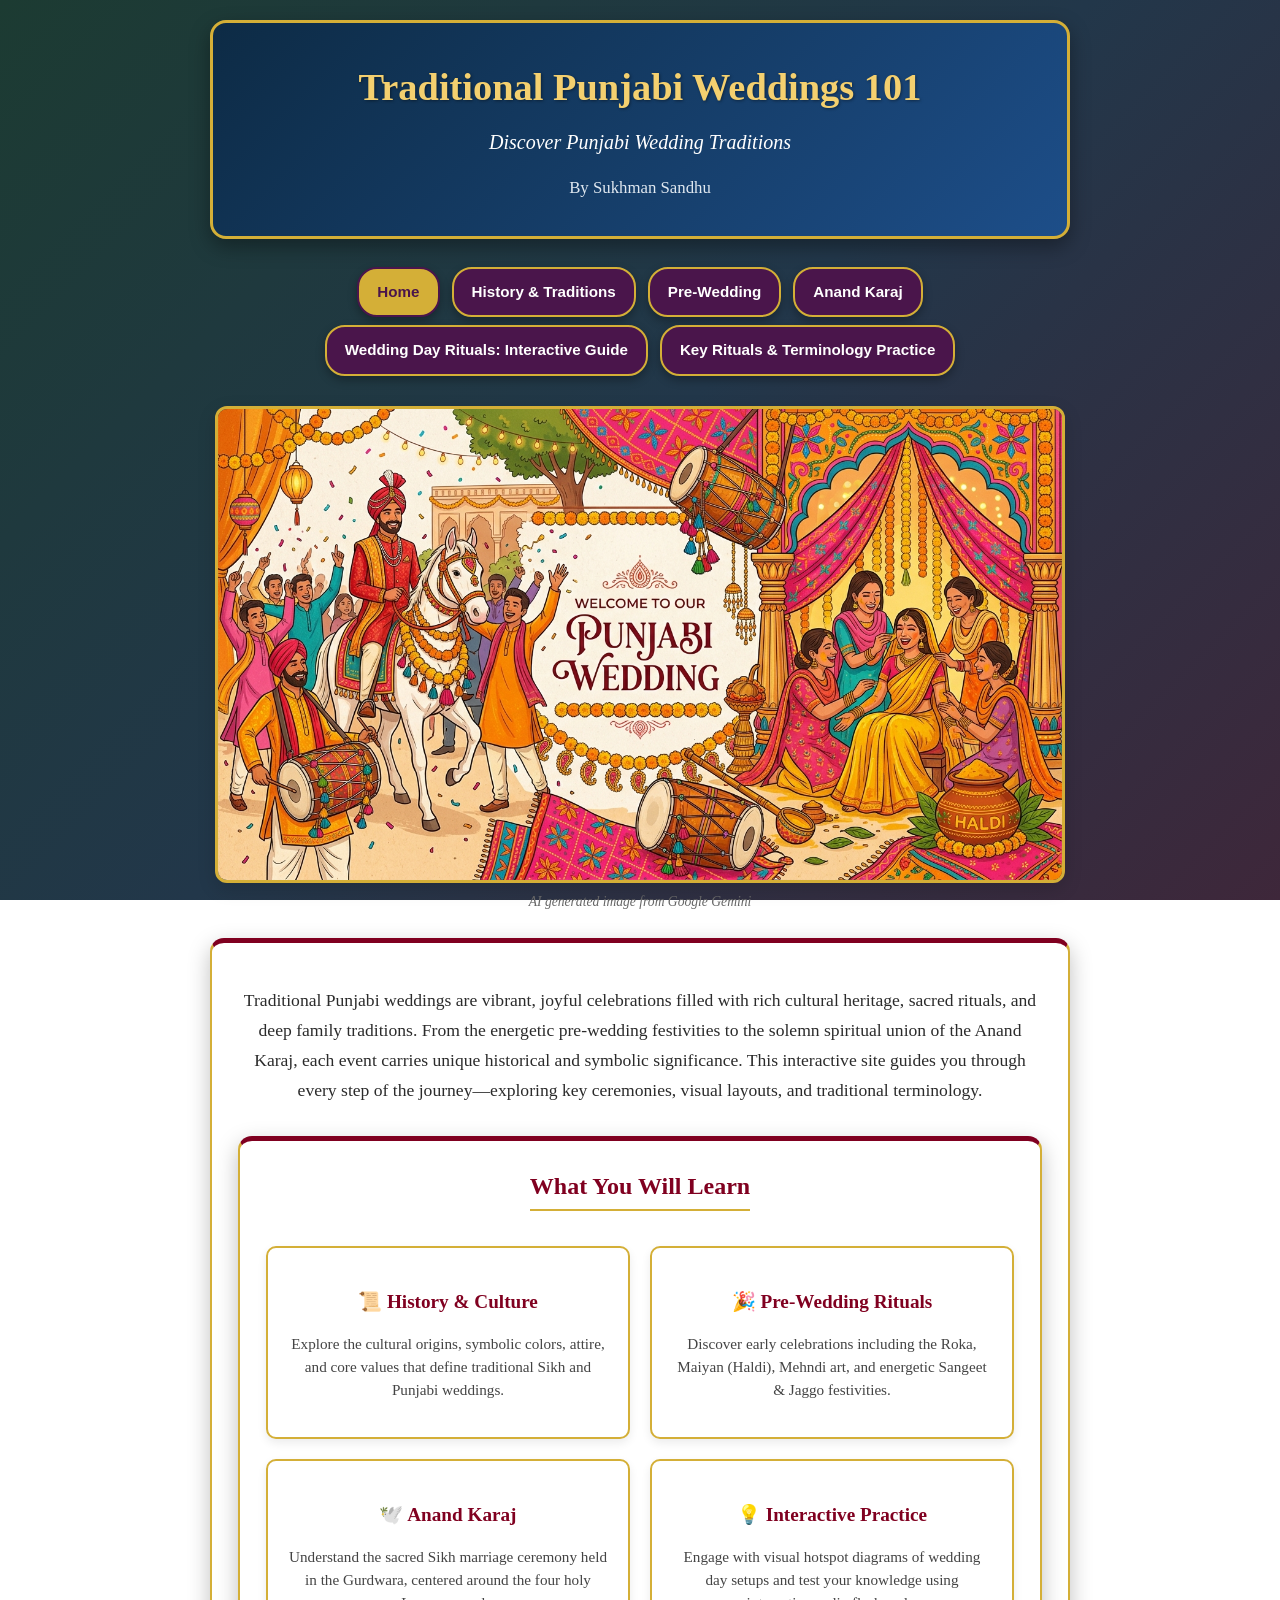
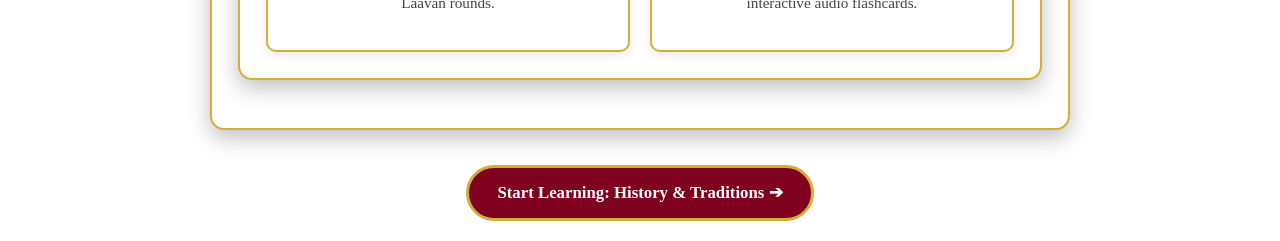
<file: index.html>
<!doctype html>
<html lang="en">
<head>
  <meta charset="utf-8">
  <meta name="viewport" content="width=device-width, initial-scale=1">
  <title>Traditional Punjabi Weddings 101 - Home</title>
  <link rel="stylesheet" href="css/style.css">
  
  <style>
    /* Homepage Specific Styling */
    .hero-image-container {
      text-align: center;
      margin: 20px auto 25px auto;
      max-width: 850px;
    }

    .hero-image {
      width: 100%;
      height: auto;
      max-height: 480px;
      object-fit: cover;
      border: 3px solid #d4af37;
      border-radius: 12px;
      box-shadow: 0 6px 18px rgba(0, 0, 0, 0.15);
      display: block;
      margin: 0 auto;
    }

    .image-caption {
      font-size: 0.85rem;
      color: #666666;
      font-style: italic;
      margin-top: 8px;
      text-align: center;
    }

    .section-title {
      color: #800020;
      font-size: 1.8rem;
      font-weight: bold;
      text-align: center;
      margin-bottom: 15px;
      border-bottom: 2px solid #d4af37;
      display: inline-block;
      padding-bottom: 4px;
    }

    .intro-text-container {
      text-align: center;
      max-width: 800px;
      margin: 0 auto 30px auto;
      line-height: 1.7;
      font-size: 1.1rem;
      color: #2b2b2b;
    }

    /* Learning Objectives Grid */
    .objectives-grid {
      display: grid;
      grid-template-columns: repeat(auto-fit, minmax(240px, 1fr));
      gap: 20px;
      margin-top: 20px;
    }

    .objective-card {
      background-color: #ffffff;
      border: 2px solid #d4af37;
      border-radius: 10px;
      padding: 20px;
      text-align: center;
      box-shadow: 0 4px 10px rgba(0,0,0,0.08);
      transition: transform 0.2s ease-in-out;
    }

    .objective-card:hover {
      transform: translateY(-4px);
    }

    .objective-card h3 {
      color: #800020;
      margin-bottom: 8px;
      font-size: 1.2rem;
    }

    .objective-card p {
      font-size: 0.95rem;
      color: #444444;
      line-height: 1.5;
    }

    /* Navigation Button Container */
    .next-page-container {
      margin-top: 35px;
      text-align: center;
    }

    .next-page-btn {
      display: inline-block;
      padding: 12px 28px;
      background-color: #800020;
      color: #ffffff;
      font-size: 1.05rem;
      font-weight: bold;
      text-decoration: none;
      border: 3px solid #d4af37;
      border-radius: 30px;
      transition: all 0.2s ease-in-out;
    }

    .next-page-btn:hover {
      background-color: #d4af37;
      color: #800020;
    }
  </style>
</head>

<body>
  <main>
    <!-- Header Section -->
    <header>
      <h1>Traditional Punjabi Weddings 101</h1>
      <h2>Discover Punjabi Wedding Traditions</h2>
      <p>By Sukhman Sandhu</p>
    </header>

    <!-- Navigation Menu -->
    <nav aria-label="Main navigation">
      <a href="index.html" class="active">Home</a>
      <a href="page2.html">History & Traditions</a>
      <a href="page3.html">Pre-Wedding</a>
      <a href="page4.html">Anand Karaj</a>
      <a href="page5.html">Wedding Day Rituals: Interactive Guide</a>
      <a href="flashcard.html">Key Rituals & Terminology Practice</a>
    </nav>

    <!-- Centered Large Hero Image -->
    <div class="hero-image-container">
      <img src="img/banner.jpg" alt="Vibrant illustration of a traditional Punjabi wedding procession with Baraat on horse and Haldi ceremony" class="hero-image">
      <p class="image-caption">AI generated image from Google Gemini</p>
    </div>

    <!-- Main Overview Section -->
    <section class="intro-section">
      <div class="intro-text-container">
        <p>Traditional Punjabi weddings are vibrant, joyful celebrations filled with rich cultural heritage, sacred rituals, and deep family traditions. From the energetic pre-wedding festivities to the solemn spiritual union of the Anand Karaj, each event carries unique historical and symbolic significance. This interactive site guides you through every step of the journey—exploring key ceremonies, visual layouts, and traditional terminology.</p>
      </div>

      <!-- Module Objectives -->
      <div class="objectives-section">
        <div style="text-align: center;">
          <h2 class="section-title">What You Will Learn</h2>
        </div>

        <div class="objectives-grid">
          <div class="objective-card">
            <h3>📜 History & Culture</h3>
            <p>Explore the cultural origins, symbolic colors, attire, and core values that define traditional Sikh and Punjabi weddings.</p>
          </div>

          <div class="objective-card">
            <h3>🎉 Pre-Wedding Rituals</h3>
            <p>Discover early celebrations including the Roka, Maiyan (Haldi), Mehndi art, and energetic Sangeet & Jaggo festivities.</p>
          </div>

          <div class="objective-card">
            <h3>🕊️ Anand Karaj</h3>
            <p>Understand the sacred Sikh marriage ceremony held in the Gurdwara, centered around the four holy Laavan rounds.</p>
          </div>

          <div class="objective-card">
            <h3>💡 Interactive Practice</h3>
            <p>Engage with visual hotspot diagrams of wedding day setups and test your knowledge using interactive audio flashcards.</p>
          </div>
        </div>
      </div>
    </section>

    <!-- Bottom Navigation -->
    <div class="next-page-container">
      <a href="page2.html" class="next-page-btn">Start Learning: History & Traditions ➔</a>
    </div>
  </main>
</body>
</html>
</file>
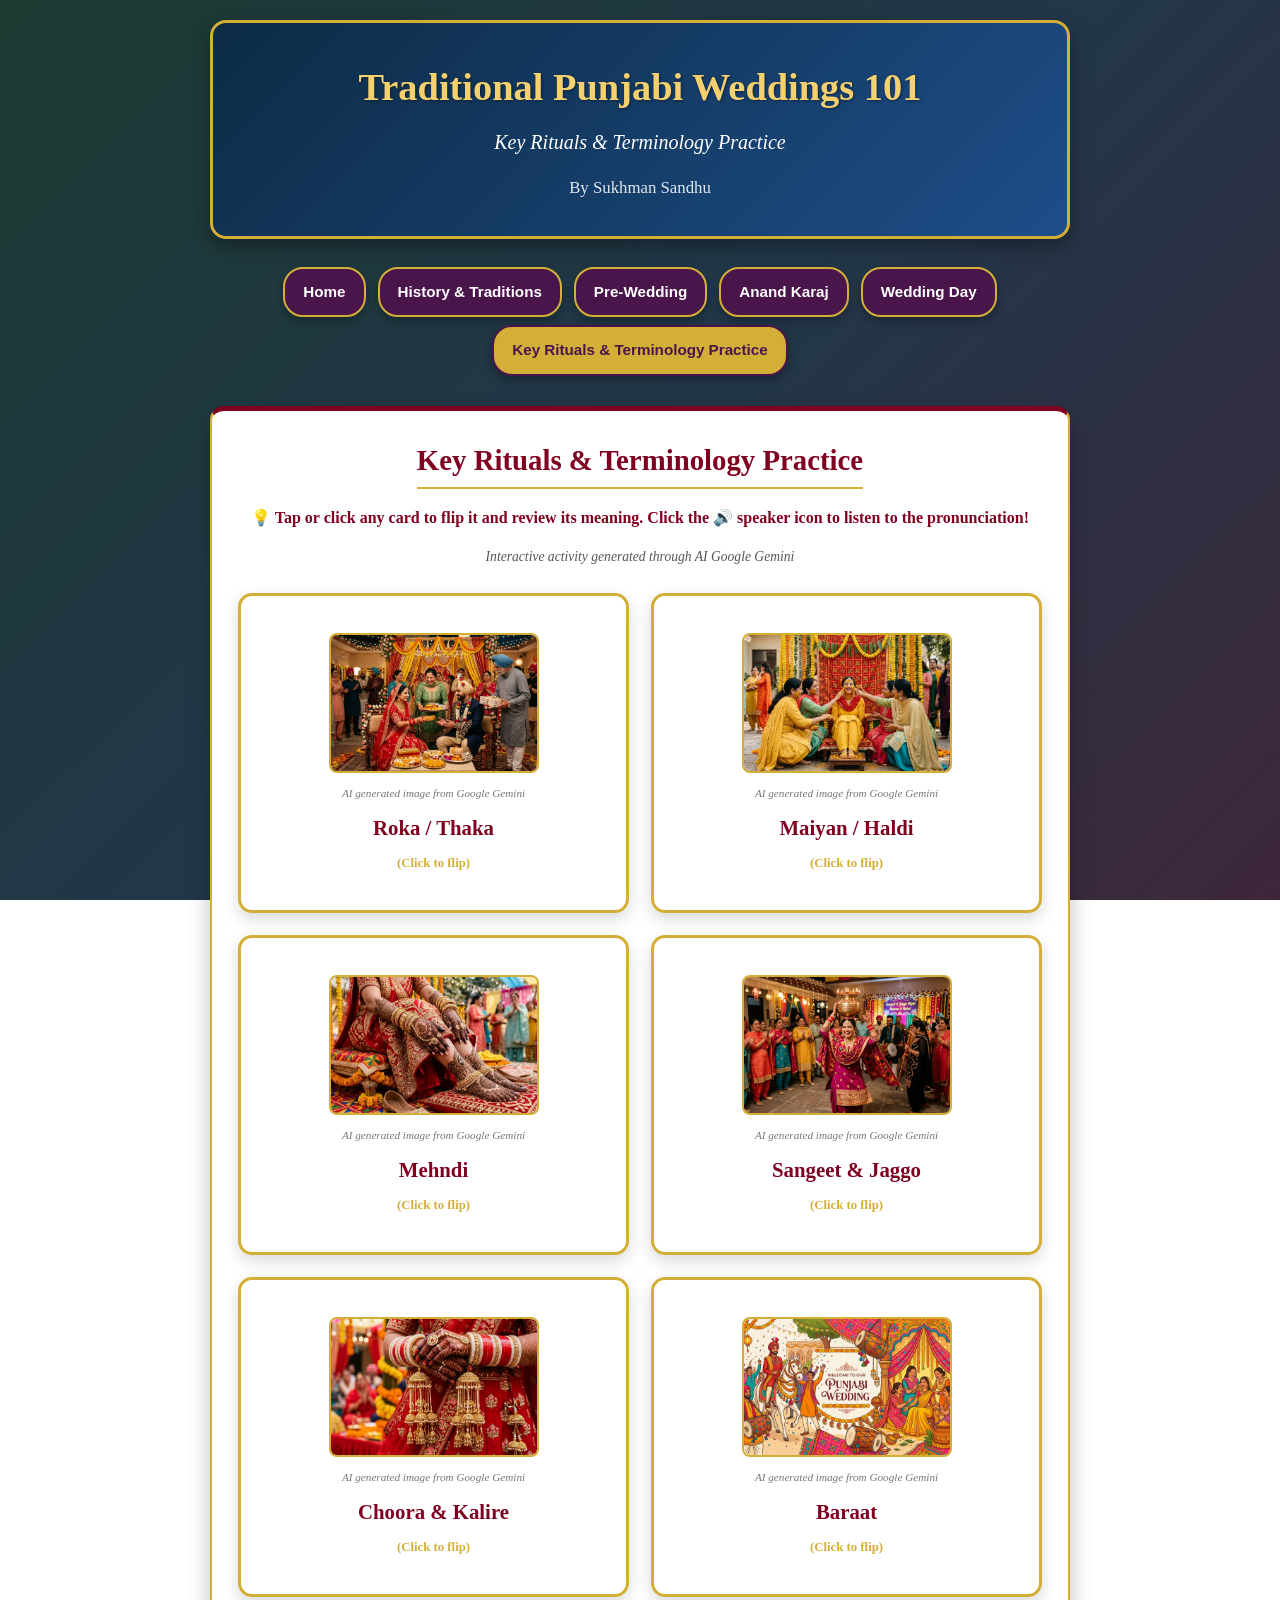
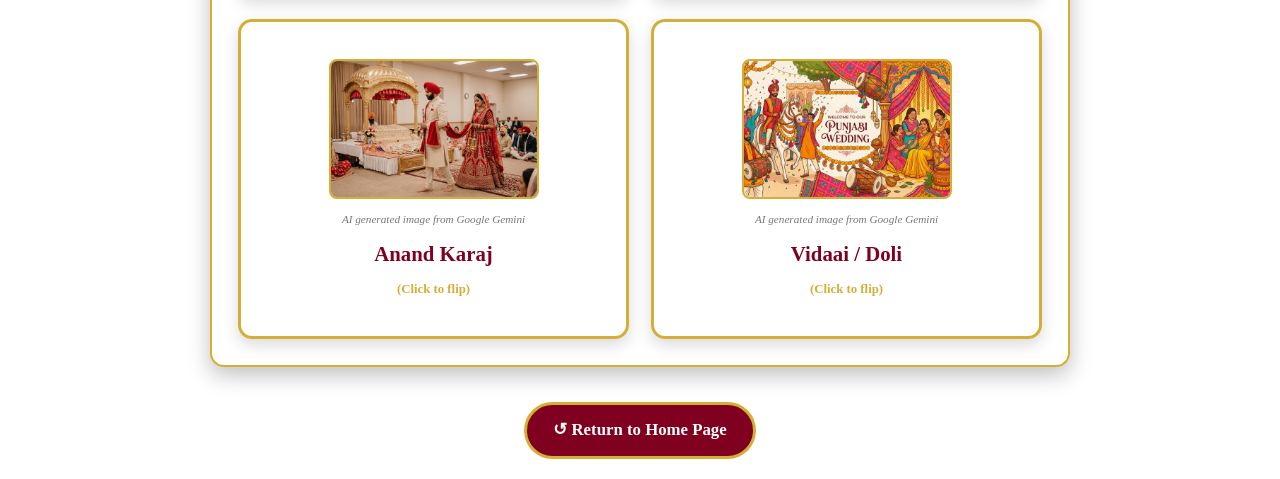
<file: flashcard.html>
<!doctype html>
<html lang="en">
<head>
  <meta charset="utf-8">
  <meta name="viewport" content="width=device-width, initial-scale=1">
  <title>Traditional Punjabi Weddings 101 - Key Rituals & Terminology Practice</title>
  <link rel="stylesheet" href="css/style.css">
  
  <!-- Internal CSS for Flashcard Grid, Images, Flip Animation & Speaker Icon -->
  <style>
    /* Section Title & Subtitle Styling */
    .flashcard-header-container {
      text-align: center;
      margin-bottom: 25px;
    }

    .main-activity-title {
      color: #800020;
      font-size: 1.8rem;
      font-weight: bold;
      margin-bottom: 8px;
      border-bottom: 2px solid #d4af37;
      display: inline-block;
      padding-bottom: 4px;
    }

    .instruction-text {
      font-size: 1rem;
      color: #800020;
      font-weight: bold;
      margin-top: 8px;
    }

    .ai-note {
      font-size: 0.85rem;
      font-style: italic;
      color: #555555;
      margin-top: 4px;
    }

    /* Flashcard Grid Layout - Balanced 8 Cards */
    .flashcards-grid {
      display: grid;
      grid-template-columns: repeat(auto-fit, minmax(260px, 1fr));
      gap: 22px;
      margin-top: 15px;
    }

    /* Card Wrapper (3D Perspective) */
    .card-wrapper {
      background-color: transparent;
      perspective: 1000px;
      height: 320px;
      cursor: pointer;
    }

    /* Inner Container handling 3D Flip Rotation */
    .card-inner {
      position: relative;
      width: 100%;
      height: 100%;
      text-align: center;
      transition: transform 0.6s ease-in-out;
      transform-style: preserve-3d;
      border-radius: 14px;
      box-shadow: 0 6px 16px rgba(0, 0, 0, 0.15);
    }

    /* Class applied via JS to flip card */
    .card-wrapper.flipped .card-inner {
      transform: rotateY(180deg);
    }

    /* Common Card Face Styling */
    .card-front, .card-back {
      position: absolute;
      width: 100%;
      height: 100%;
      -webkit-backface-visibility: hidden;
      backface-visibility: hidden;
      border: 3px solid #d4af37;
      border-radius: 14px;
      padding: 16px;
      box-sizing: border-box;
      display: flex;
      flex-direction: column;
      justify-content: center;
      align-items: center;
    }

    /* Front Face Styling */
    .card-front {
      background-color: #ffffff;
      color: #800020;
    }

    /* Centered Image above word */
    .card-front img {
      width: 100%;
      max-width: 210px;
      height: 140px;
      object-fit: cover;
      border-radius: 8px;
      border: 2px solid #d4af37;
      margin-bottom: 12px;
      display: block;
    }

    .card-front-caption {
      font-size: 0.7rem;
      color: #777777;
      font-style: italic;
      margin-bottom: 8px;
    }

    .card-term {
      font-size: 1.3rem;
      font-weight: bold;
      color: #800020;
      margin-bottom: 4px;
    }

    .flip-hint {
      font-size: 0.8rem;
      color: #d4af37;
      font-weight: bold;
      margin-top: 4px;
    }

    /* Back Face Styling */
    .card-back {
      background-color: #fcf8f2;
      color: #2b2b2b;
      transform: rotateY(180deg);
      border-color: #800020;
      justify-content: space-between;
      padding: 22px 18px;
    }

    /* Header on Card Back with Term and Speaker Button */
    .card-back-header {
      display: flex;
      align-items: center;
      justify-content: center;
      gap: 10px;
      width: 100%;
      border-bottom: 2px solid #d4af37;
      padding-bottom: 8px;
    }

    .card-back-title {
      font-size: 1.2rem;
      font-weight: bold;
      color: #800020;
    }

    /* Speaker Audio Icon Button */
    .speaker-btn {
      background: #800020;
      color: #ffd700;
      border: 1px solid #d4af37;
      border-radius: 50%;
      width: 32px;
      height: 32px;
      font-size: 1rem;
      cursor: pointer;
      display: inline-flex;
      align-items: center;
      justify-content: center;
      transition: transform 0.2s, background-color 0.2s;
    }

    .speaker-btn:hover {
      background: #d4af37;
      color: #800020;
      transform: scale(1.15);
    }

    .card-def {
      font-size: 0.95rem;
      color: #1d4e89;
      font-family: Arial, sans-serif;
      line-height: 1.5;
      text-align: center;
      margin: auto 0;
    }

    /* Next Page Button Container */
    .next-page-container {
      margin-top: 35px;
      text-align: center;
    }

    .next-page-btn {
      display: inline-block;
      padding: 12px 26px;
      background-color: #800020;
      color: #ffffff;
      font-size: 1.05rem;
      font-weight: bold;
      text-decoration: none;
      border: 3px solid #d4af37;
      border-radius: 30px;
      transition: all 0.2s ease-in-out;
    }

    .next-page-btn:hover {
      background-color: #d4af37;
      color: #800020;
    }
  </style>
</head>

<body>
  <main>
    <!-- Header Section -->
    <header>
      <h1>Traditional Punjabi Weddings 101</h1>
      <h2>Key Rituals & Terminology Practice</h2>
      <p>By Sukhman Sandhu</p>
    </header>

    <!-- Navigation Menu -->
    <nav aria-label="Main navigation">
      <a href="index.html">Home</a>
      <a href="page2.html">History & Traditions</a>
      <a href="page3.html">Pre-Wedding</a>
      <a href="page4.html">Anand Karaj</a>
      <a href="page5.html">Wedding Day</a>
      <a href="flashcard.html" class="active">Key Rituals & Terminology Practice</a>
    </nav>

    <!-- Main Flashcard Section -->
    <section class="intro-section">
      <div class="flashcard-header-container">
        <div class="main-activity-title">Key Rituals & Terminology Practice</div>
        <p class="instruction-text">💡 Tap or click any card to flip it and review its meaning. Click the 🔊 speaker icon to listen to the pronunciation!</p>
        <p class="ai-note">Interactive activity generated through AI Google Gemini</p>
      </div>

      <!-- Flashcard Grid (8 Cards Total) -->
      <div class="flashcards-grid">

        <!-- Card 1: Roka -->
        <div class="card-wrapper" onclick="toggleCard(this)">
          <div class="card-inner">
            <div class="card-front">
              <img src="img/roka.jpg" alt="Roka ceremony gift exchange">
              <span class="card-front-caption">AI generated image from Google Gemini</span>
              <div class="card-term">Roka / Thaka</div>
              <span class="flip-hint">(Click to flip)</span>
            </div>
            <div class="card-back">
              <div class="card-back-header">
                <span class="card-back-title">Roka & Thaka</span>
                <button class="speaker-btn" onclick="speakTerm(event, 'Roka')">🔊</button>
              </div>
              <p class="card-def">The official match announcement and exchange of gifts between families before wedding celebrations begin.</p>
              <span class="flip-hint">(Click to flip back)</span>
            </div>
          </div>
        </div>

        <!-- Card 2: Maiyan / Haldi -->
        <div class="card-wrapper" onclick="toggleCard(this)">
          <div class="card-inner">
            <div class="card-front">
              <img src="img/haldi.jpg" alt="Maiyan Haldi ceremony paste application">
              <span class="card-front-caption">AI generated image from Google Gemini</span>
              <div class="card-term">Maiyan / Haldi</div>
              <span class="flip-hint">(Click to flip)</span>
            </div>
            <div class="card-back">
              <div class="card-back-header">
                <span class="card-back-title">Maiyan / Haldi</span>
                <button class="speaker-btn" onclick="speakTerm(event, 'Maiyan')">🔊</button>
              </div>
              <p class="card-def">A cleansing and purification ritual where turmeric paste (vatna) is applied to the bride and groom for a natural radiant glow.</p>
              <span class="flip-hint">(Click to flip back)</span>
            </div>
          </div>
        </div>

        <!-- Card 3: Mehndi -->
        <div class="card-wrapper" onclick="toggleCard(this)">
          <div class="card-inner">
            <div class="card-front">
              <img src="img/mehndi.jpg" alt="Mehndi henna art on hands">
              <span class="card-front-caption">AI generated image from Google Gemini</span>
              <div class="card-term">Mehndi</div>
              <span class="flip-hint">(Click to flip)</span>
            </div>
            <div class="card-back">
              <div class="card-back-header">
                <span class="card-back-title">Mehndi</span>
                <button class="speaker-btn" onclick="speakTerm(event, 'Mehndi')">🔊</button>
              </div>
              <p class="card-def">Intricate henna designs applied to the bride's hands and feet, symbolizing deep love and good fortune for the marriage.</p>
              <span class="flip-hint">(Click to flip back)</span>
            </div>
          </div>
        </div>

        <!-- Card 4: Sangeet & Jaggo -->
        <div class="card-wrapper" onclick="toggleCard(this)">
          <div class="card-inner">
            <div class="card-front">
              <img src="img/sangeet.jpg" alt="Jaggo musical celebration with lit lamps">
              <span class="card-front-caption">AI generated image from Google Gemini</span>
              <div class="card-term">Sangeet & Jaggo</div>
              <span class="flip-hint">(Click to flip)</span>
            </div>
            <div class="card-back">
              <div class="card-back-header">
                <span class="card-back-title">Jaggo</span>
                <button class="speaker-btn" onclick="speakTerm(event, 'Jaggo')">🔊</button>
              </div>
              <p class="card-def">A lively celebration of folk music and dance where family members dance carrying decorated lit copper lamps on their heads.</p>
              <span class="flip-hint">(Click to flip back)</span>
            </div>
          </div>
        </div>

        <!-- Card 5: Choora -->
        <div class="card-wrapper" onclick="toggleCard(this)">
          <div class="card-inner">
            <div class="card-front">
              <img src="img/choora.jpg" alt="Red and white Choora bangles">
              <span class="card-front-caption">AI generated image from Google Gemini</span>
              <div class="card-term">Choora & Kalire</div>
              <span class="flip-hint">(Click to flip)</span>
            </div>
            <div class="card-back">
              <div class="card-back-header">
                <span class="card-back-title">Choora</span>
                <button class="speaker-btn" onclick="speakTerm(event, 'Choora')">🔊</button>
              </div>
              <p class="card-def">Red and white ceremonial bangles given by maternal uncles, paired with golden hanging umbrella charms (kalire) tied by friends.</p>
              <span class="flip-hint">(Click to flip back)</span>
            </div>
          </div>
        </div>

        <!-- Card 6: Baraat -->
        <div class="card-wrapper" onclick="toggleCard(this)">
          <div class="card-inner">
            <div class="card-front">
              <img src="img/banner.jpg" alt="Baraat wedding procession outdoor">
              <span class="card-front-caption">AI generated image from Google Gemini</span>
              <div class="card-term">Baraat</div>
              <span class="flip-hint">(Click to flip)</span>
            </div>
            <div class="card-back">
              <div class="card-back-header">
                <span class="card-back-title">Baraat</span>
                <button class="speaker-btn" onclick="speakTerm(event, 'Baraat')">🔊</button>
              </div>
              <p class="card-def">The groom's celebratory wedding procession arriving at the venue accompanied by live dhol drums, dancing, and music.</p>
              <span class="flip-hint">(Click to flip back)</span>
            </div>
          </div>
        </div>

        <!-- Card 7: Anand Karaj -->
        <div class="card-wrapper" onclick="toggleCard(this)">
          <div class="card-inner">
            <div class="card-front">
              <img src="img/anand_karaj.jpg" alt="Sacred Anand Karaj Sikh ceremony">
              <span class="card-front-caption">AI generated image from Google Gemini</span>
              <div class="card-term">Anand Karaj</div>
              <span class="flip-hint">(Click to flip)</span>
            </div>
            <div class="card-back">
              <div class="card-back-header">
                <span class="card-back-title">Anand Karaj</span>
                <button class="speaker-btn" onclick="speakTerm(event, 'Anand Karaj')">🔊</button>
              </div>
              <p class="card-def">Meaning "Blissful Union," the sacred Sikh marriage ceremony held in a Gurdwara centered around the four Laavan rounds.</p>
              <span class="flip-hint">(Click to flip back)</span>
            </div>
          </div>
        </div>

        <!-- Card 8: Vidaai -->
        <div class="card-wrapper" onclick="toggleCard(this)">
          <div class="card-inner">
            <div class="card-front">
              <img src="img/banner.jpg" alt="Vidaai bridal farewell ceremony">
              <span class="card-front-caption">AI generated image from Google Gemini</span>
              <div class="card-term">Vidaai / Doli</div>
              <span class="flip-hint">(Click to flip)</span>
            </div>
            <div class="card-back">
              <div class="card-back-header">
                <span class="card-back-title">Vidaai</span>
                <button class="speaker-btn" onclick="speakTerm(event, 'Vidaai')">🔊</button>
              </div>
              <p class="card-def">The emotional farewell ceremony where the bride bids goodbye to her parental home, throwing rice over her head as a blessing of prosperity.</p>
              <span class="flip-hint">(Click to flip back)</span>
            </div>
          </div>
        </div>

      </div> <!-- End Flashcards Grid -->
    </section>

    <!-- Bottom Navigation -->
    <div class="next-page-container">
      <a href="index.html" class="next-page-btn">↺ Return to Home Page</a>
    </div>
  </main>

  <!-- JavaScript Section -->
  <script>
    // Toggle Card Flip Animation
    function toggleCard(cardElement) {
      cardElement.classList.toggle('flipped');
    }

    // Pronounce Punjabi Word using Web Speech Synthesis API
    function speakTerm(event, termText) {
      // Prevent the click event from flipping the card when clicking speaker icon
      event.stopPropagation();

      // Check browser support for Speech Synthesis
      if ('speechSynthesis' in window) {
        // Cancel any ongoing speech
        window.speechSynthesis.cancel();

        const utterance = new SpeechSynthesisUtterance(termText);
        
        // Attempt to set Punjabi/Hindi voice accent if available on device
        const voices = window.speechSynthesis.getVoices();
        const punjabiVoice = voices.find(voice => voice.lang.includes('pa') || voice.lang.includes('hi'));
        if (punjabiVoice) {
          utterance.voice = punjabiVoice;
        }

        utterance.rate = 0.85; // Slightly slower speed for crisp educational pronunciation
        utterance.pitch = 1.0;

        window.speechSynthesis.speak(utterance);
      } else {
        alert("Audio speech synthesis is not supported in this browser.");
      }
    }

    // Pre-load synthesis voices for responsive speech synthesis playback
    if ('speechSynthesis' in window) {
      window.speechSynthesis.onvoiceschanged = function() {
        window.speechSynthesis.getVoices();
      };
    }
  </script>
</body>
</html>
</file>
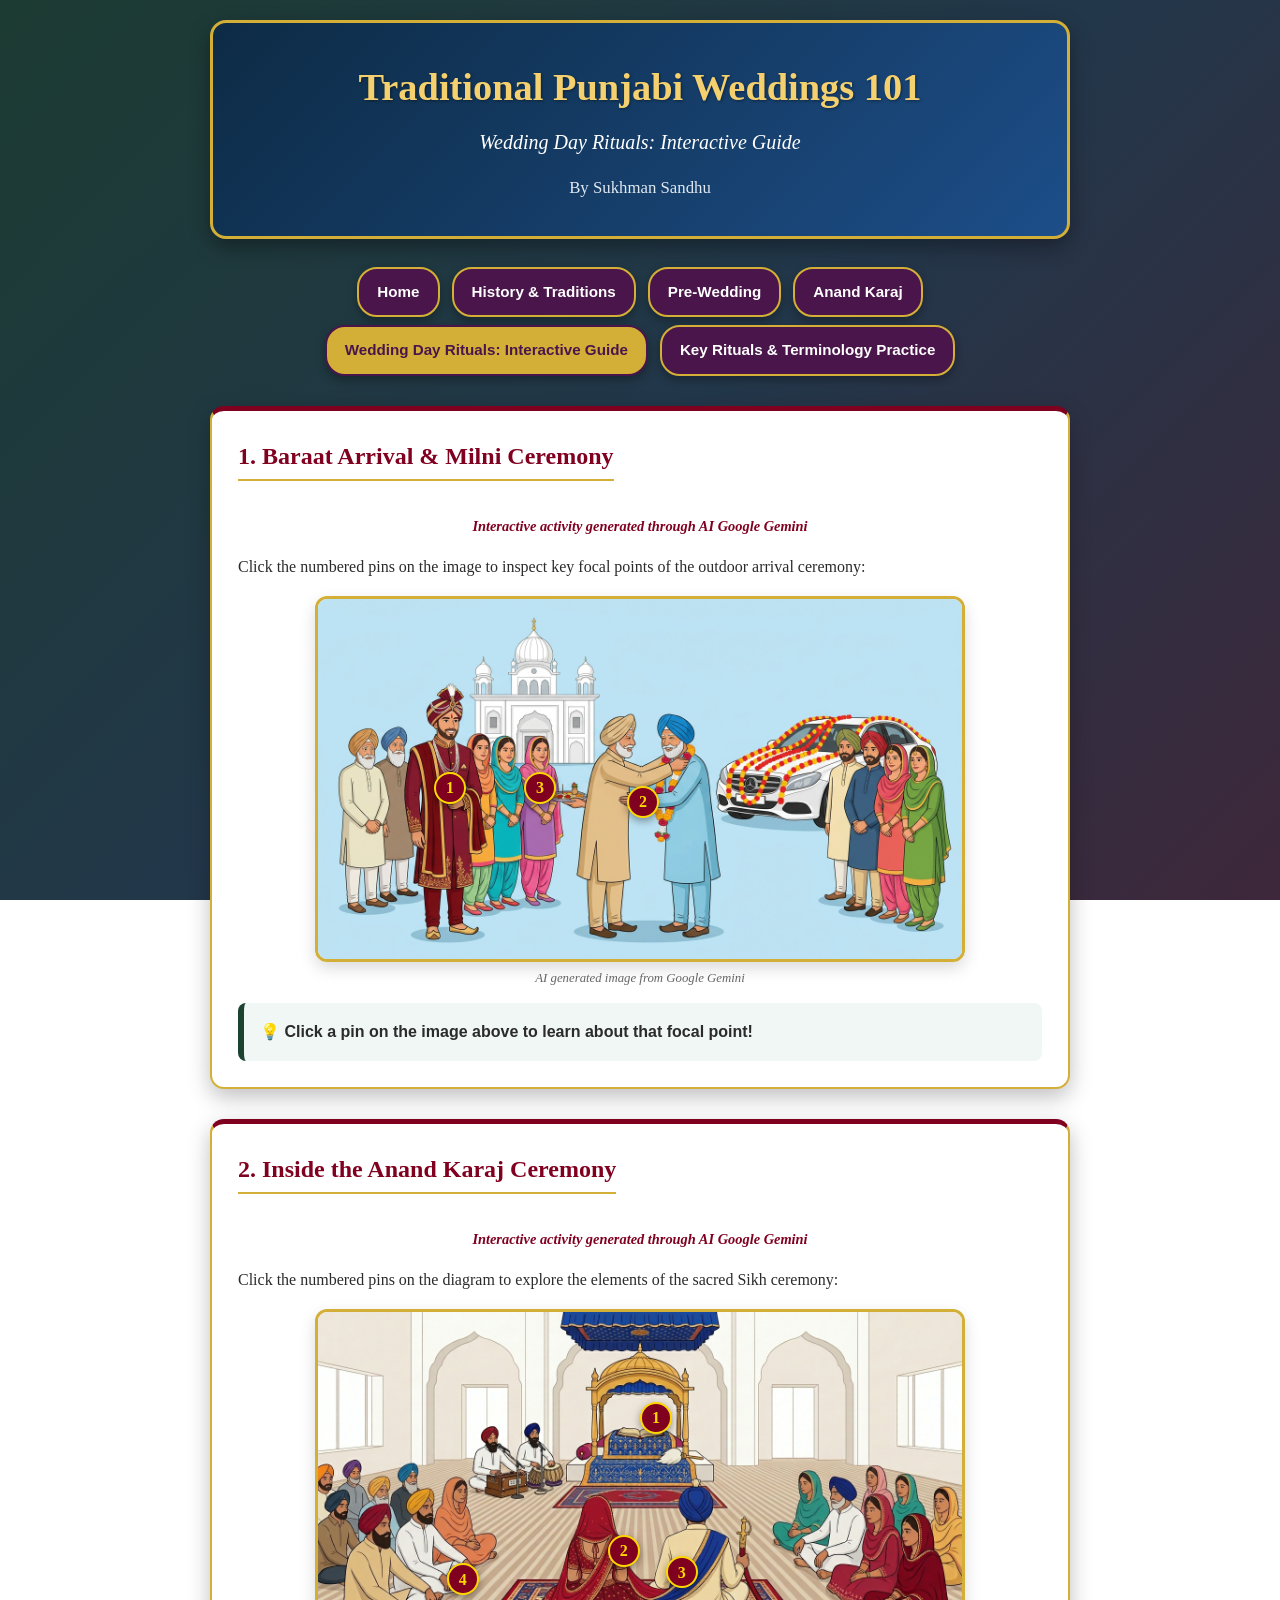
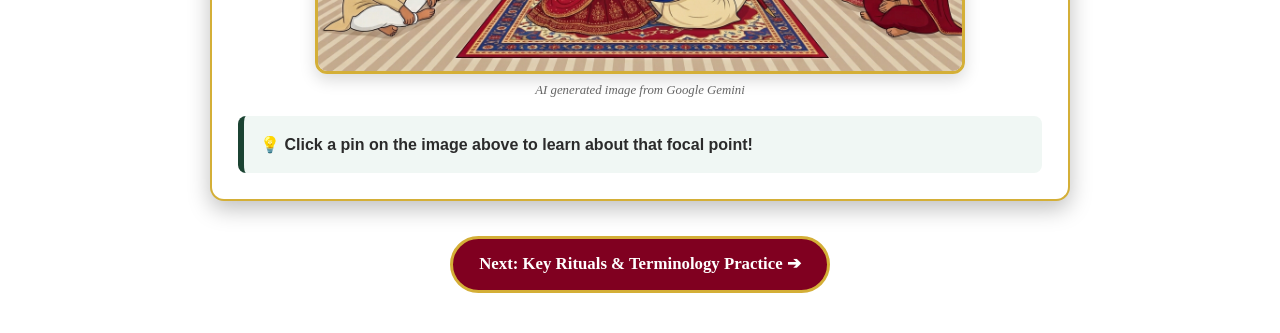
<file: hotspot.html>
<!doctype html>
<html lang="en">
<head>
  <meta charset="utf-8">
  <meta name="viewport" content="width=device-width, initial-scale=1">
  <title>Traditional Punjabi Weddings 101 - Wedding Day Rituals: Interactive Guide</title>
  <link rel="stylesheet" href="css/style.css">
  <style>
    /* Hotspot Activity Layout Styling */
    .hotspot-section {
      margin-top: 25px;
      margin-bottom: 30px;
    }

    .hotspot-container {
      position: relative;
      max-width: 650px;
      margin: 15px auto 4px auto;
      border: 3px solid #d4af37;
      border-radius: 12px;
      overflow: hidden;
      box-shadow: 0 6px 16px rgba(0,0,0,0.15);
    }

    .hotspot-container img {
      width: 100%;
      display: block;
    }

    /* Clickable Hotspot Pins */
    .pin {
      position: absolute;
      width: 32px;
      height: 32px;
      background-color: #800020;
      color: #ffd700;
      border: 2px solid #ffd700;
      border-radius: 50%;
      font-weight: bold;
      font-size: 1rem;
      display: flex;
      align-items: center;
      justify-content: center;
      cursor: pointer;
      box-shadow: 0 3px 8px rgba(0,0,0,0.4);
      transition: transform 0.2s ease, background-color 0.2s ease;
    }

    .pin:hover {
      transform: scale(1.2);
      background-color: #d4af37;
      color: #800020;
    }

    /* Pin Coordinates for Activity 1 (Baraat & Milni) */
    .pin-1-1 { top: 48%; left: 18%; } /* Groom */
    .pin-1-2 { top: 52%; left: 48%; } /* Milni Greeting & Gift Exchange */
    .pin-1-3 { top: 48%; left: 32%; } /* Baraat Wedding Procession Group */

    /* Pin Coordinates for Activity 2 (Anand Karaj) */
    .pin-2-1 { top: 25%; left: 50%; } /* Sri Guru Granth Sahib */
    .pin-2-2 { top: 62%; left: 45%; } /* Groom & Bride */
    .pin-2-3 { top: 68%; left: 54%; } /* Palla Scarf */
    .pin-2-4 { top: 70%; left: 20%; } /* Sangat Floor Seating */

    /* Info Display Box */
    .info-box {
      background-color: #f0f7f4;
      border-left: 6px solid #1b4332;
      padding: 16px;
      margin-top: 15px;
      border-radius: 8px;
      font-family: Arial, sans-serif;
      min-height: 50px;
      text-align: left;
    }

    .ai-note {
      font-size: 0.9rem;
      font-style: italic;
      color: #800020;
      font-weight: bold;
      margin-bottom: 8px;
      text-align: center;
    }

    .image-caption {
      font-size: 0.8rem;
      color: #666666;
      font-style: italic;
      text-align: center;
      margin-top: 6px;
      margin-bottom: 15px;
    }

    /* Bottom Navigation Button Container */
    .next-page-container {
      margin-top: 35px;
      margin-bottom: 20px;
      text-align: center;
    }

    .next-page-btn {
      display: inline-block;
      padding: 12px 26px;
      background-color: #800020;
      color: #ffffff;
      font-size: 1.05rem;
      font-weight: bold;
      text-decoration: none;
      border: 3px solid #d4af37;
      border-radius: 30px;
      transition: all 0.2s ease-in-out;
    }

    .next-page-btn:hover {
      background-color: #d4af37;
      color: #800020;
    }
  </style>
</head>

<body>
  <main>
    <!-- Header Section -->
    <header>
      <h1>Traditional Punjabi Weddings 101</h1>
      <h2>Wedding Day Rituals: Interactive Guide</h2>
      <p>By Sukhman Sandhu</p>
    </header>

    <!-- Navigation Menu -->
    <nav aria-label="Main navigation">
      <a href="index.html">Home</a>
      <a href="page2.html">History & Traditions</a>
      <a href="page3.html">Pre-Wedding</a>
      <a href="page4.html">Anand Karaj</a>
      <a href="page5.html" class="active">Wedding Day Rituals: Interactive Guide</a>
      <a href="flashcard.html">Key Rituals & Terminology Practice</a>
    </nav>

    <!-- Activity 1: Baraat Arrival & Milni Ceremony -->
    <section class="intro-section hotspot-section">
      <h2>1. Baraat Arrival & Milni Ceremony</h2>
      <p class="ai-note">Interactive activity generated through AI Google Gemini</p>
      <p>Click the numbered pins on the image to inspect key focal points of the outdoor arrival ceremony:</p>

      <div class="hotspot-container">
        <img src="img/milni_outside.jpg" alt="Baraat arrival and Milni ceremony taking place outdoors in front of a white Gurdwara sanctuary">
        <div class="pin pin-1-1" onclick="showInfo('infoBox1', 1, 1)">1</div>
        <div class="pin pin-1-2" onclick="showInfo('infoBox1', 1, 2)">2</div>
        <div class="pin pin-1-3" onclick="showInfo('infoBox1', 1, 3)">3</div>
      </div>
      <p class="image-caption">AI generated image from Google Gemini</p>

      <div id="infoBox1" class="info-box">
        <strong>💡 Click a pin on the image above to learn about that focal point!</strong>
      </div>
    </section>

    <!-- Activity 2: Inside the Anand Karaj Ceremony -->
    <section class="objectives-section hotspot-section">
      <h2>2. Inside the Anand Karaj Ceremony</h2>
      <p class="ai-note">Interactive activity generated through AI Google Gemini</p>
      <p>Click the numbered pins on the diagram to explore the elements of the sacred Sikh ceremony:</p>

      <div class="hotspot-container">
        <img src="img/wedding_inside.jpg" alt="Sikh Anand Karaj wedding ceremony inside a Gurdwara sanctuary">
        <div class="pin pin-2-1" onclick="showInfo('infoBox2', 2, 1)">1</div>
        <div class="pin pin-2-2" onclick="showInfo('infoBox2', 2, 2)">2</div>
        <div class="pin pin-2-3" onclick="showInfo('infoBox2', 2, 3)">3</div>
        <div class="pin pin-2-4" onclick="showInfo('infoBox2', 2, 4)">4</div>
      </div>
      <p class="image-caption">AI generated image from Google Gemini</p>

      <div id="infoBox2" class="info-box">
        <strong>💡 Click a pin on the image above to learn about that focal point!</strong>
      </div>
    </section>

    <!-- Bottom Navigation Button -->
    <div class="next-page-container">
      <a href="flashcard.html" class="next-page-btn">Next: Key Rituals & Terminology Practice ➔</a>
    </div>
  </main>

  <!-- JavaScript for Interactive Hotspots -->
  <script>
    // Content Data for Both Hotspot Diagrams
    const hotspotData = {
      1: {
        1: "<strong>Pin 1: The Groom:</strong> The groom stands prominently wearing a regal ceremonial turban and traditional embellished wedding sherwani.",
        2: "<strong>Pin 2: Milni & Gift Exchange:</strong> Corresponding male elders from both families meet at the entrance to embrace, exchange flower garlands, and share gifts of greeting.",
        3: "<strong>Pin 3: Baraat Procession Group:</strong> The groom's joyful family, friends, and relatives who accompany him to the venue with live dhol music, dancing, and celebration."
      },
      2: {
        1: "<strong>Pin 1: Sri Guru Granth Sahib Ji:</strong> The central holy Sikh scripture resting on an elevated, decorated altar, in whose presence the sacred vows are solemnized.",
        2: "<strong>Pin 2: The Groom & Bride:</strong> The groom wearing a royal turban and the bride in a red embroidered lehenga sit side-by-side as equals facing the holy scripture.",
        3: "<strong>Pin 3: The Palla Scarf:</strong> A long ceremonial woven scarf placed in the bride's hand by her father, physically joining the couple for the four sacred Laavan rounds.",
        4: "<strong>Pin 4: Sangat (Floor Seating):</strong> All congregants sit together on the carpeted floor as equals before the holy scripture, reflecting complete spiritual and social equality."
      }
    };

    // Displays the hotspot detail inside the targeted info box
    function showInfo(boxId, activityId, pinId) {
      const infoContainer = document.getElementById(boxId);
      if (hotspotData[activityId] && hotspotData[activityId][pinId]) {
        infoContainer.innerHTML = hotspotData[activityId][pinId];
      }
    }
  </script>
</body>
</html>
</file>
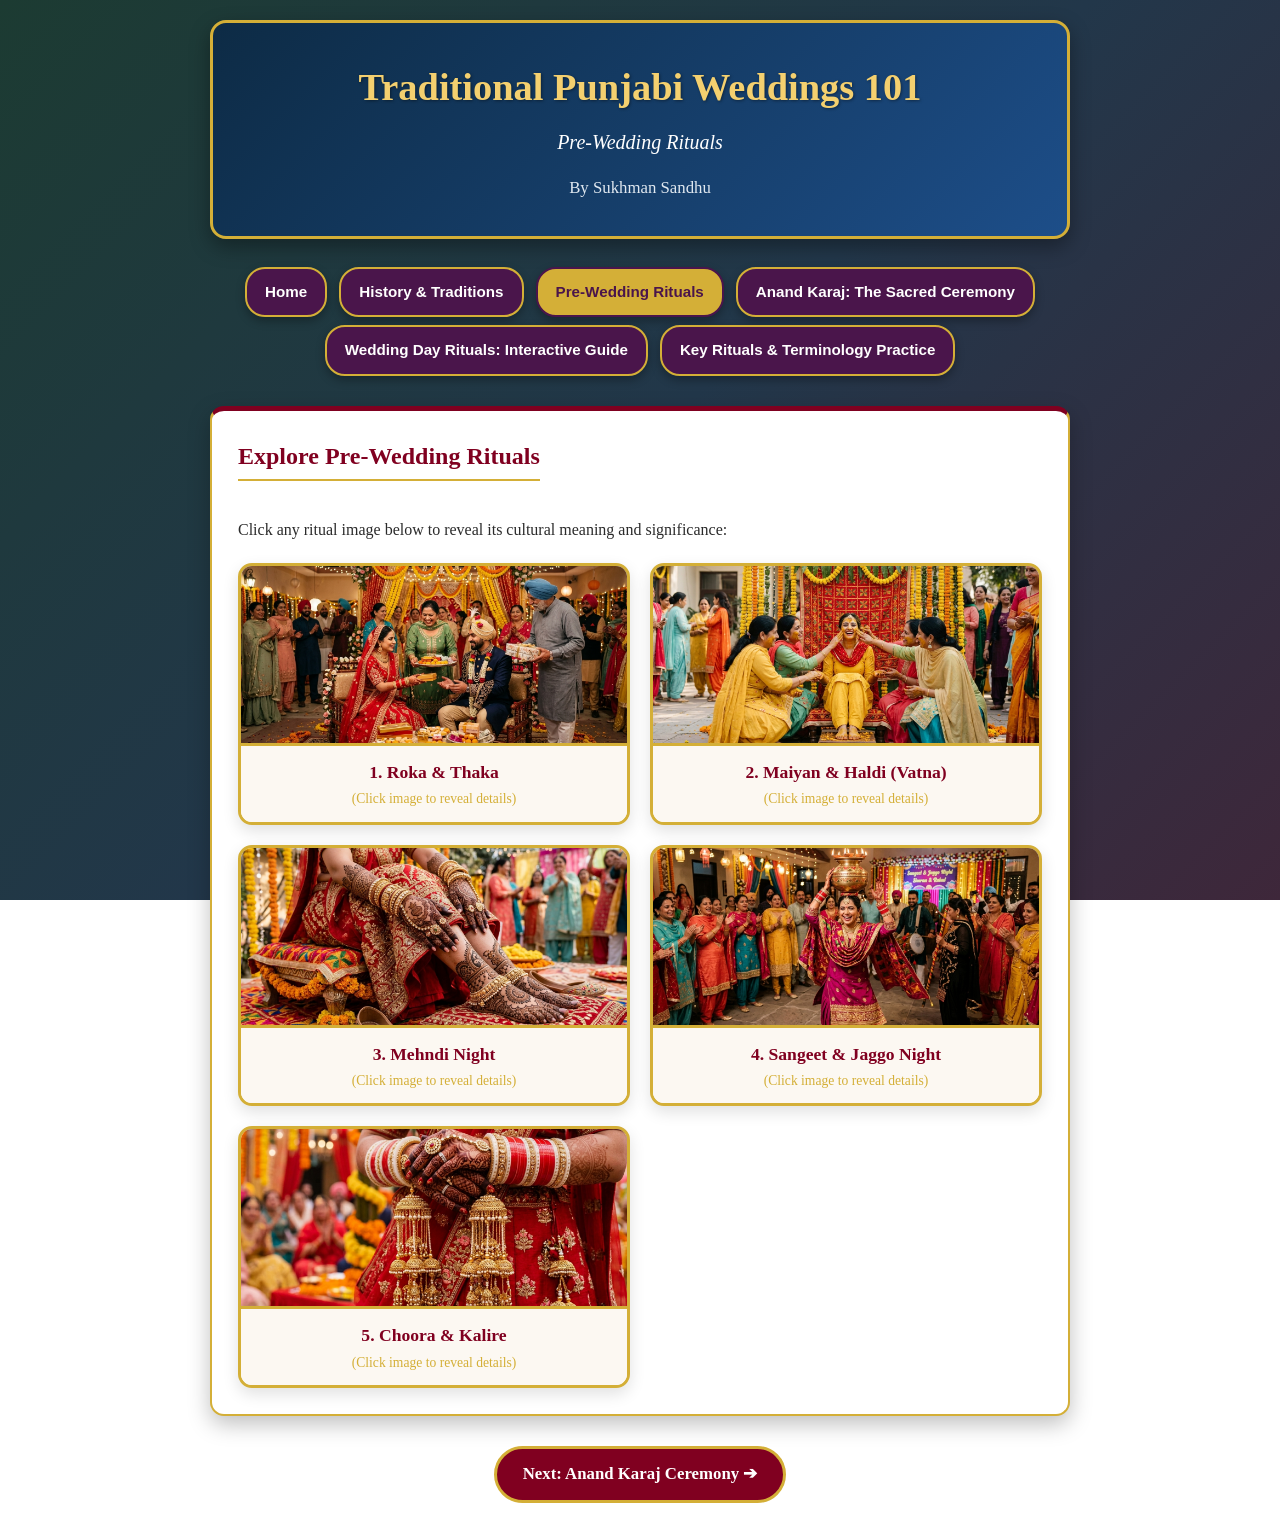
<file: page 3.html>
<!doctype html>
<html lang="en">
<head>
  <meta charset="utf-8">
  <meta name="viewport" content="width=device-width, initial-scale=1">
  <title>Traditional Punjabi Weddings 101 - Pre-Wedding Rituals</title>
  <link rel="stylesheet" href="css/style.css">
  <style>
    .ritual-grid {
      display: grid;
      grid-template-columns: repeat(auto-fit, minmax(260px, 1fr));
      gap: 20px;
      margin-top: 20px;
    }

    .ritual-card {
      background-color: #ffffff;
      border: 3px solid #d4af37;
      border-radius: 14px;
      overflow: hidden;
      cursor: pointer;
      box-shadow: 0 6px 16px rgba(0,0,0,0.12);
      transition: transform 0.2s ease, box-shadow 0.2s ease;
    }

    .ritual-card:hover {
      transform: translateY(-4px);
      box-shadow: 0 10px 22px rgba(128, 0, 32, 0.25);
      border-color: #800020;
    }

    .ritual-card img {
      width: 100%;
      height: 180px;
      object-fit: cover;
      display: block;
      border-bottom: 3px solid #d4af37;
    }

    .ritual-card-header {
      padding: 12px;
      background-color: #fcf8f2;
      color: #800020;
      font-weight: bold;
      font-size: 1.1rem;
      text-align: center;
    }

    .ritual-card-info {
      display: none;
      padding: 14px;
      background-color: #ffffff;
      color: #2b2b2b;
      font-size: 0.95rem;
      font-family: Arial, sans-serif;
      text-align: left;
      border-top: 1px solid #e2d7c5;
    }

    .click-instruction {
      font-size: 0.85rem;
      color: #d4af37;
      font-weight: normal;
      display: block;
      margin-top: 2px;
    }

    .next-page-container {
      margin-top: 30px;
      text-align: center;
    }

    .next-page-btn {
      display: inline-block;
      padding: 12px 26px;
      background-color: #800020;
      color: #ffffff;
      font-size: 1.05rem;
      font-weight: bold;
      text-decoration: none;
      border: 3px solid #d4af37;
      border-radius: 30px;
      transition: all 0.2s ease-in-out;
    }

    .next-page-btn:hover {
      background-color: #d4af37;
      color: #800020;
    }
  </style>
</head>

<body>
  <main>
    <header>
      <h1>Traditional Punjabi Weddings 101</h1>
      <h2>Pre-Wedding Rituals</h2>
      <p>By Sukhman Sandhu</p>
    </header>

    <nav aria-label="Main navigation">
      <a href="index.html">Home</a>
      <a href="page2.html">History & Traditions</a>
      <a href="page3.html" class="active">Pre-Wedding Rituals</a>
      <a href="page4.html">Anand Karaj: The Sacred Ceremony</a>
      <a href="page5.html">Wedding Day Rituals: Interactive Guide</a>
      <a href="flashcard.html">Key Rituals & Terminology Practice</a>
    </nav>

    <section class="intro-section">
      <h2>Explore Pre-Wedding Rituals</h2>
      <p>Click any ritual image below to reveal its cultural meaning and significance:</p>

      <div class="ritual-grid">
        <!-- Roka Card -->
        <div class="ritual-card" onclick="toggleRitual(this)">
          <img src="img/roka.jpg" alt="Roka ceremony gift exchange">
          <div class="ritual-card-header">
            1. Roka & Thaka
            <span class="click-instruction">(Click image to reveal details)</span>
          </div>
          <div class="ritual-card-info">
            The official announcement of the marriage alliance. Gifts, dried fruits, and sweets are exchanged between families to signify that the match is secured and both families have agreed to the union.
          </div>
        </div>

        <!-- Haldi Card -->
        <div class="ritual-card" onclick="toggleRitual(this)">
          <img src="img/haldi.jpg" alt="Maiyan Haldi ceremony">
          <div class="ritual-card-header">
            2. Maiyan & Haldi (Vatna)
            <span class="click-instruction">(Click image to reveal details)</span>
          </div>
          <div class="ritual-card-info">
            A purification ritual where a yellow paste made of turmeric, chickpea flour, and mustard oil (vatna) is applied to the bride and groom at their respective homes by family members to purify and give skin a radiant wedding glow.
          </div>
        </div>

        <!-- Mehndi Card -->
        <div class="ritual-card" onclick="toggleRitual(this)">
          <img src="img/mehndi.jpg" alt="Mehndi henna ceremony">
          <div class="ritual-card-header">
            3. Mehndi Night
            <span class="click-instruction">(Click image to reveal details)</span>
          </div>
          <div class="ritual-card-info">
            Intricate henna designs are applied to the bride's hands and feet. Folklore holds that a darker henna stain symbolizes deep love and a strong bond between the couple and her new family.
          </div>
        </div>

        <!-- Sangeet & Jaggo Card -->
        <div class="ritual-card" onclick="toggleRitual(this)">
          <img src="img/sangeet.jpg" alt="Sangeet and Jaggo ceremony">
          <div class="ritual-card-header">
            4. Sangeet & Jaggo Night
            <span class="click-instruction">(Click image to reveal details)</span>
          </div>
          <div class="ritual-card-info">
            A lively musical celebration featuring folk songs, Bhangra, and Giddha dances. During Jaggo, female relatives dance balancing decorated copper pots with lit lamps on their heads through the neighborhood to invite everyone to celebrate.
          </div>
        </div>

        <!-- Choora & Kalire Card -->
        <div class="ritual-card" onclick="toggleRitual(this)">
          <img src="img/choora.jpg" alt="Choora and Kalire ceremony">
          <div class="ritual-card-header">
            5. Choora & Kalire
            <span class="click-instruction">(Click image to reveal details)</span>
          </div>
          <div class="ritual-card-info">
            The bride's maternal uncles present her with ceremonial red and white bangles (choora). Golden umbrella-shaped charms (kalire) are tied to her wrists by sisters and friends for good fortune.
          </div>
        </div>
      </div>
    </section>

    <div class="next-page-container">
      <a href="page4.html" class="next-page-btn">Next: Anand Karaj Ceremony ➔</a>
    </div>
  </main>

  <script>
    function toggleRitual(card) {
      const info = card.querySelector('.ritual-card-info');
      const instruction = card.querySelector('.click-instruction');
      
      if (info.style.display === "block") {
        info.style.display = "none";
        instruction.innerText = "(Click image to reveal details)";
      } else {
        info.style.display = "block";
        instruction.innerText = "(Click image to hide details)";
      }
    }
  </script>
</body>
</html>
</file>
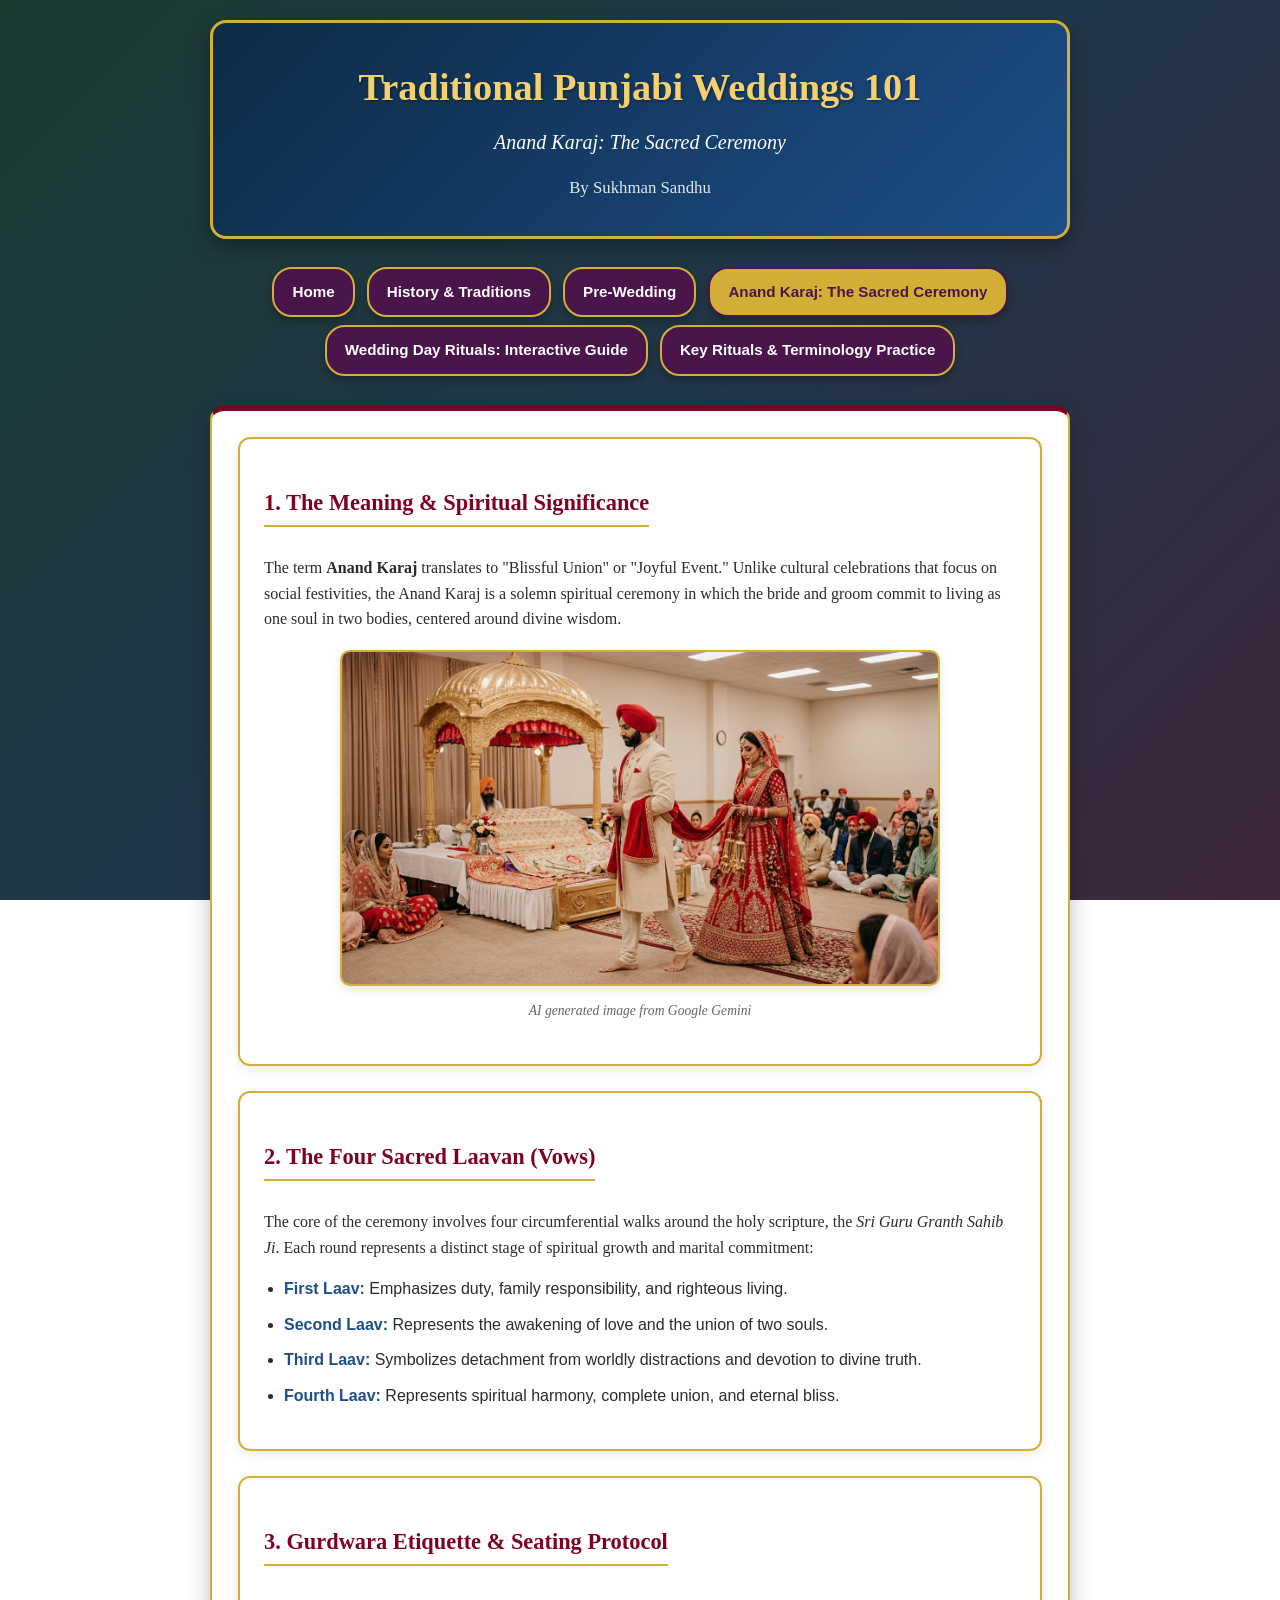
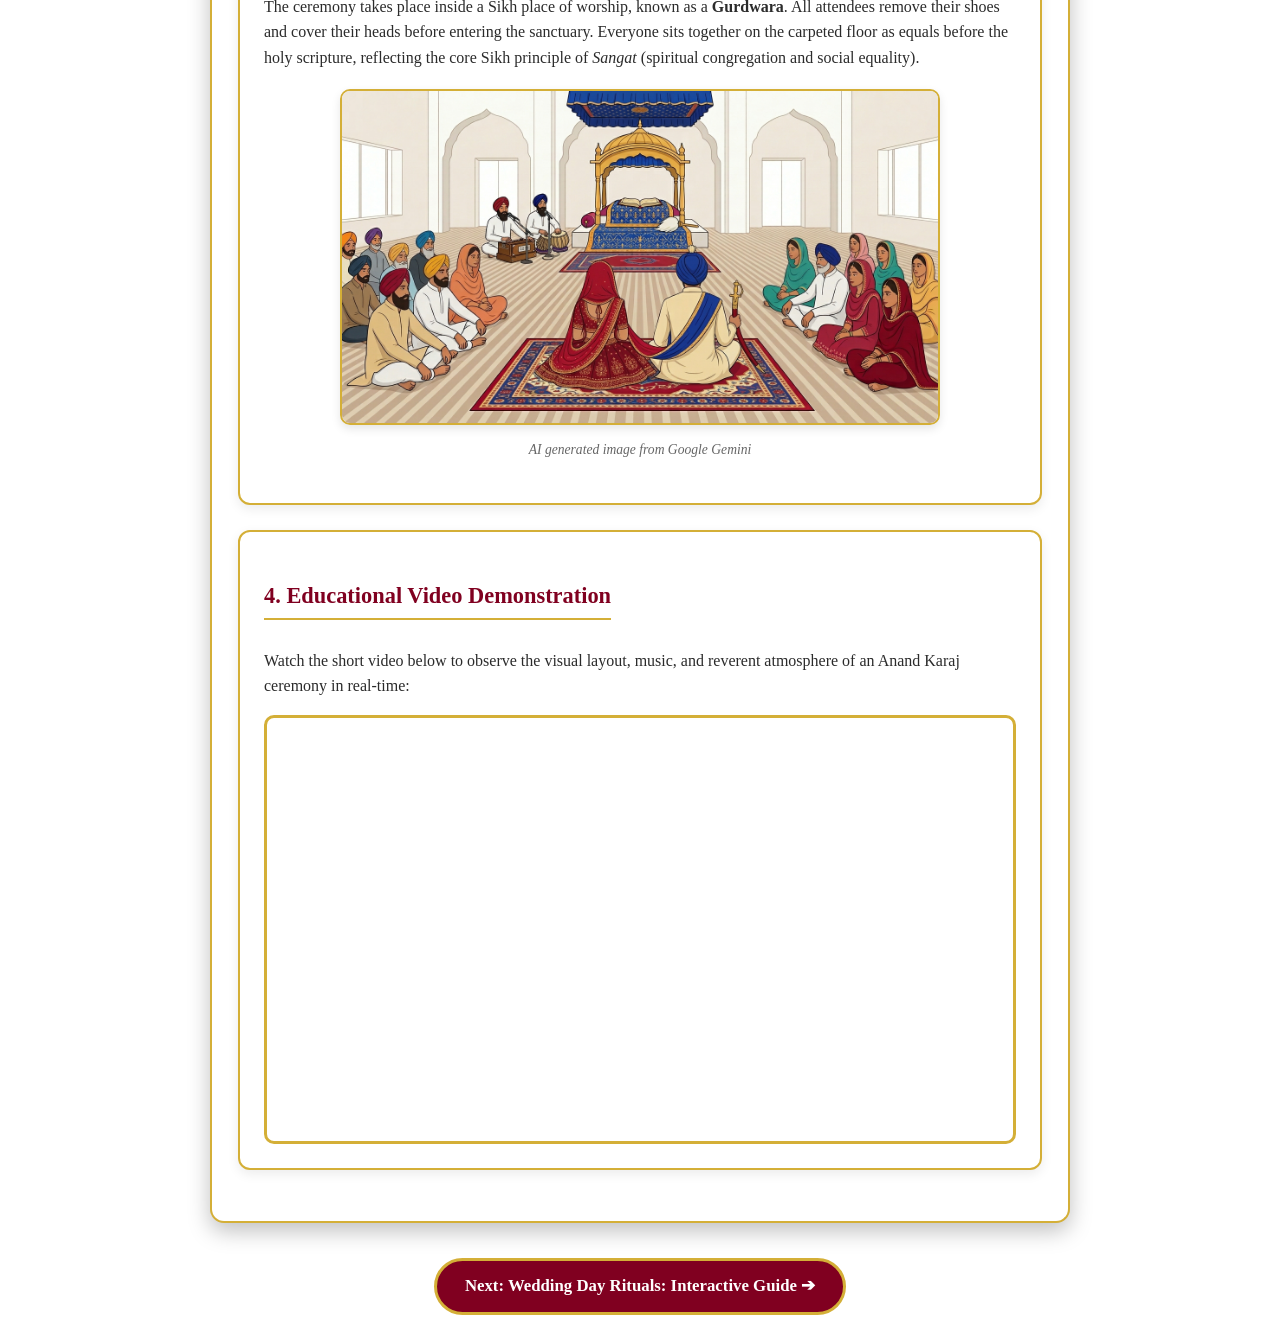
<file: page 4.html>
<!doctype html>
<html lang="en">
<head>
  <meta charset="utf-8">
  <meta name="viewport" content="width=device-width, initial-scale=1">
  <title>Traditional Punjabi Weddings 101 - Anand Karaj: The Sacred Ceremony</title>
  <link rel="stylesheet" href="css/style.css">
  <style>
    .topic-card {
      background-color: #ffffff;
      border: 2px solid #d4af37;
      border-radius: 12px;
      padding: 24px;
      margin-bottom: 25px;
      box-shadow: 0 4px 12px rgba(0,0,0,0.08);
    }

    .topic-card h3 {
      color: #800020;
      font-size: 1.4rem;
      margin-bottom: 12px;
      border-bottom: 2px solid #d4af37;
      display: inline-block;
      padding-bottom: 4px;
    }

    .topic-img-container {
      text-align: center;
      margin: 18px 0;
    }

    .topic-img {
      width: 100%;
      max-width: 600px;
      height: auto;
      max-height: 350px;
      object-fit: cover;
      border: 2px solid #d4af37;
      border-radius: 10px;
      box-shadow: 0 4px 10px rgba(0,0,0,0.1);
    }

    .image-caption {
      font-size: 0.85rem;
      color: #666666;
      font-style: italic;
      margin-top: 6px;
    }

    .video-container {
      position: relative;
      padding-bottom: 56.25%; /* 16:9 Aspect Ratio */
      height: 0;
      overflow: hidden;
      max-width: 100%;
      border-radius: 10px;
      border: 3px solid #d4af37;
      margin-top: 15px;
    }

    .video-container iframe {
      position: absolute;
      top: 0;
      left: 0;
      width: 100%;
      height: 100%;
    }

    /* Next Page Button */
    .next-page-container {
      margin-top: 35px;
      text-align: center;
    }

    .next-page-btn {
      display: inline-block;
      padding: 12px 28px;
      background-color: #800020;
      color: #ffffff;
      font-size: 1.05rem;
      font-weight: bold;
      text-decoration: none;
      border: 3px solid #d4af37;
      border-radius: 30px;
      transition: all 0.2s ease-in-out;
    }

    .next-page-btn:hover {
      background-color: #d4af37;
      color: #800020;
    }
  </style>
</head>

<body>
  <main>
    <!-- Header Section -->
    <header>
      <h1>Traditional Punjabi Weddings 101</h1>
      <h2>Anand Karaj: The Sacred Ceremony</h2>
      <p>By Sukhman Sandhu</p>
    </header>

    <!-- Navigation Menu -->
    <nav aria-label="Main navigation">
      <a href="index.html">Home</a>
      <a href="page2.html">History & Traditions</a>
      <a href="page3.html">Pre-Wedding</a>
      <a href="page4.html" class="active">Anand Karaj: The Sacred Ceremony</a>
      <a href="page5.html">Wedding Day Rituals: Interactive Guide</a>
      <a href="flashcard.html">Key Rituals & Terminology Practice</a>
    </nav>

    <!-- Content Section -->
    <section class="intro-section">

      <!-- Topic 1: Meaning of Anand Karaj -->
      <div class="topic-card">
        <h3>1. The Meaning & Spiritual Significance</h3>
        <p>The term <strong>Anand Karaj</strong> translates to "Blissful Union" or "Joyful Event." Unlike cultural celebrations that focus on social festivities, the Anand Karaj is a solemn spiritual ceremony in which the bride and groom commit to living as one soul in two bodies, centered around divine wisdom.</p>
        
        <div class="topic-img-container">
          <img src="img/anand_karaj.jpg" alt="Sacred Anand Karaj Sikh ceremony inside Gurdwara sanctuary" class="topic-img">
          <p class="image-caption">AI generated image from Google Gemini</p>
        </div>
      </div>

      <!-- Topic 2: The Four Laavan Rounds -->
      <div class="topic-card">
        <h3>2. The Four Sacred Laavan (Vows)</h3>
        <p>The core of the ceremony involves four circumferential walks around the holy scripture, the <em>Sri Guru Granth Sahib Ji</em>. Each round represents a distinct stage of spiritual growth and marital commitment:</p>
        <ul>
          <li><strong>First Laav:</strong> Emphasizes duty, family responsibility, and righteous living.</li>
          <li><strong>Second Laav:</strong> Represents the awakening of love and the union of two souls.</li>
          <li><strong>Third Laav:</strong> Symbolizes detachment from worldly distractions and devotion to divine truth.</li>
          <li><strong>Fourth Laav:</strong> Represents spiritual harmony, complete union, and eternal bliss.</li>
        </ul>
      </div>

      <!-- Topic 3: Gurdwara Protocol & Floor Seating -->
      <div class="topic-card">
        <h3>3. Gurdwara Etiquette & Seating Protocol</h3>
        <p>The ceremony takes place inside a Sikh place of worship, known as a <strong>Gurdwara</strong>. All attendees remove their shoes and cover their heads before entering the sanctuary. Everyone sits together on the carpeted floor as equals before the holy scripture, reflecting the core Sikh principle of <em>Sangat</em> (spiritual congregation and social equality).</p>
        
        <div class="topic-img-container">
          <img src="img/wedding_inside.jpg" alt="Sangat congregation seated on carpeted floor in Gurdwara sanctuary" class="topic-img">
          <p class="image-caption">AI generated image from Google Gemini</p>
        </div>
      </div>

      <!-- Topic 4: Educational Video -->
      <div class="topic-card">
        <h3>4. Educational Video Demonstration</h3>
        <p>Watch the short video below to observe the visual layout, music, and reverent atmosphere of an Anand Karaj ceremony in real-time:</p>
        
        <div class="video-container">
          <iframe width="560" height="315" src="https://www.youtube.com/embed/dQw4w9WgXcQ" title="Anand Karaj Educational Overview" frameborder="0" allow="accelerometer; autoplay; clipboard-write; encrypted-media; gyroscope; picture-in-picture" allowfullscreen></iframe>
        </div>
      </div>

    </section>

    <!-- Bottom Navigation -->
    <div class="next-page-container">
      <a href="page5.html" class="next-page-btn">Next: Wedding Day Rituals: Interactive Guide ➔</a>
    </div>
  </main>
</body>
</html>
</file>
<file: css/style.css>
* {
  box-sizing: border-box;
}

body {
  margin: 0;
  /* Muted Jewel Gradient: Soft Emerald, Slate Sapphire, & Dusty Crimson */
  background: linear-gradient(135deg, #1c3b32 0%, #22374a 50%, #3e273a 100%);
  background-attachment: fixed;
  color: #2b2b2b;
  font-family: Georgia, 'Times New Roman', serif;
  line-height: 1.6;
  text-align: center;
}

main {
  width: 85%;
  max-width: 900px;
  margin: 0 auto;
  padding: 20px;
}

/* Royal Sapphire Header */
header {
  margin-bottom: 24px;
  padding: 34px 24px;
  background: linear-gradient(135deg, #0d2b45 0%, #1d4e89 100%);
  color: #ffffff;
  border-radius: 16px;
  border: 3px solid #d4af37; /* Antique Gold Border */
  box-shadow: 0 8px 20px rgba(0, 0, 0, 0.35);
}

header h1 {
  margin-top: 0;
  margin-bottom: 8px;
  font-size: 2.4rem;
  font-family: Georgia, serif;
  color: #f4d06f; /* Warm Champagne Gold */
  text-shadow: 1px 1px 3px rgba(0, 0, 0, 0.4);
}

header h2 {
  margin-top: 0;
  margin-bottom: 6px;
  font-size: 1.25rem;
  font-weight: normal;
  color: #ffffff;
  font-style: italic;
}

header p {
  margin-bottom: 0;
  font-size: 1.05rem;
  color: #e0e8f0;
}

/* Navigation Menu with Regal Amethyst Buttons */
nav {
  margin-bottom: 26px;
}

nav a {
  display: inline-block;
  margin: 4px;
  padding: 11px 18px;
  background-color: #4a154b; /* Royal Amethyst */
  color: #ffffff;
  border-radius: 20px;
  font-size: 0.95rem;
  font-weight: bold;
  font-family: Arial, sans-serif;
  text-decoration: none;
  border: 2px solid #d4af37;
  box-shadow: 0 4px 10px rgba(0, 0, 0, 0.3);
  transition: all 0.2s ease-in-out;
}

nav a:hover,
nav a:focus {
  background-color: #d4af37; /* Gold Hover */
  color: #4a154b;
  transform: translateY(-2px);
  box-shadow: 0 5px 12px rgba(212, 175, 55, 0.35);
}

nav a.active {
  background-color: #d4af37;
  color: #4a154b;
  border: 2px solid #4a154b;
}

/* Crisp White Content Cards for High Readability against Muted Background */
.intro-section,
.objectives-section,
.nav-guide-section {
  margin-top: 22px;
  margin-bottom: 22px;
  padding: 26px;
  background-color: #ffffff;
  border: 2px solid #d4af37;
  border-radius: 14px;
  border-top: 5px solid #800020; /* Deep Ruby Top Accent Line */
  box-shadow: 0 8px 22px rgba(0, 0, 0, 0.25);
  text-align: left;
}

.intro-section h2,
.objectives-section h2,
.nav-guide-section h2 {
  margin-top: 0;
  color: #800020; /* Ruby Maroon Headings */
  border-bottom: 2px solid #d4af37;
  display: inline-block;
  padding-bottom: 4px;
  font-size: 1.5rem;
}

/* Flex Content Layout */
.content-flex {
  display: flex;
  flex-wrap: wrap;
  align-items: center;
  gap: 22px;
  margin-top: 15px;
}

.content-text {
  flex: 1 1 350px;
  text-align: left;
  font-family: Arial, Helvetica, sans-serif;
}

.content-image {
  flex: 0 1 320px;
  margin: 0 auto;
  text-align: center;
}

.content-image img {
  display: block;
  width: 100%;
  max-width: 100%;
  height: auto;
  border-radius: 12px;
  border: 3px solid #d4af37;
  box-shadow: 0 4px 12px rgba(0, 0, 0, 0.2);
}

figcaption {
  margin-top: 8px;
  color: #666666;
  font-size: 0.85rem;
  font-style: italic;
  text-align: center;
}

/* Bullet Lists */
ul {
  padding-left: 20px;
  font-family: Arial, Helvetica, sans-serif;
}

li {
  margin-bottom: 10px;
}

li strong {
  color: #1d4e89; /* Sapphire Highlight Text */
}

/* Deep Emerald Green Highlight Box */
.highlight-box {
  padding: 16px 20px;
  background-color: #f0f7f4;
  border-left: 6px solid #1b4332; /* Emerald Green Accent */
  border-radius: 8px;
  margin-top: 18px;
  font-family: Arial, Helvetica, sans-serif;
}

.highlight-box strong {
  color: #1b4332;
}

/* Mobile Responsive */
@media (max-width: 700px) {
  main {
    width: 94%;
    padding: 8px;
  }

  header h1 {
    font-size: 1.8rem;
  }

  .content-text,
  .content-image {
    width: 100%;
    flex: 1 1 100%;
  }

  nav a {
    display: block;
    margin: 6px 0;
    border-radius: 8px;
  }
}
</file>
